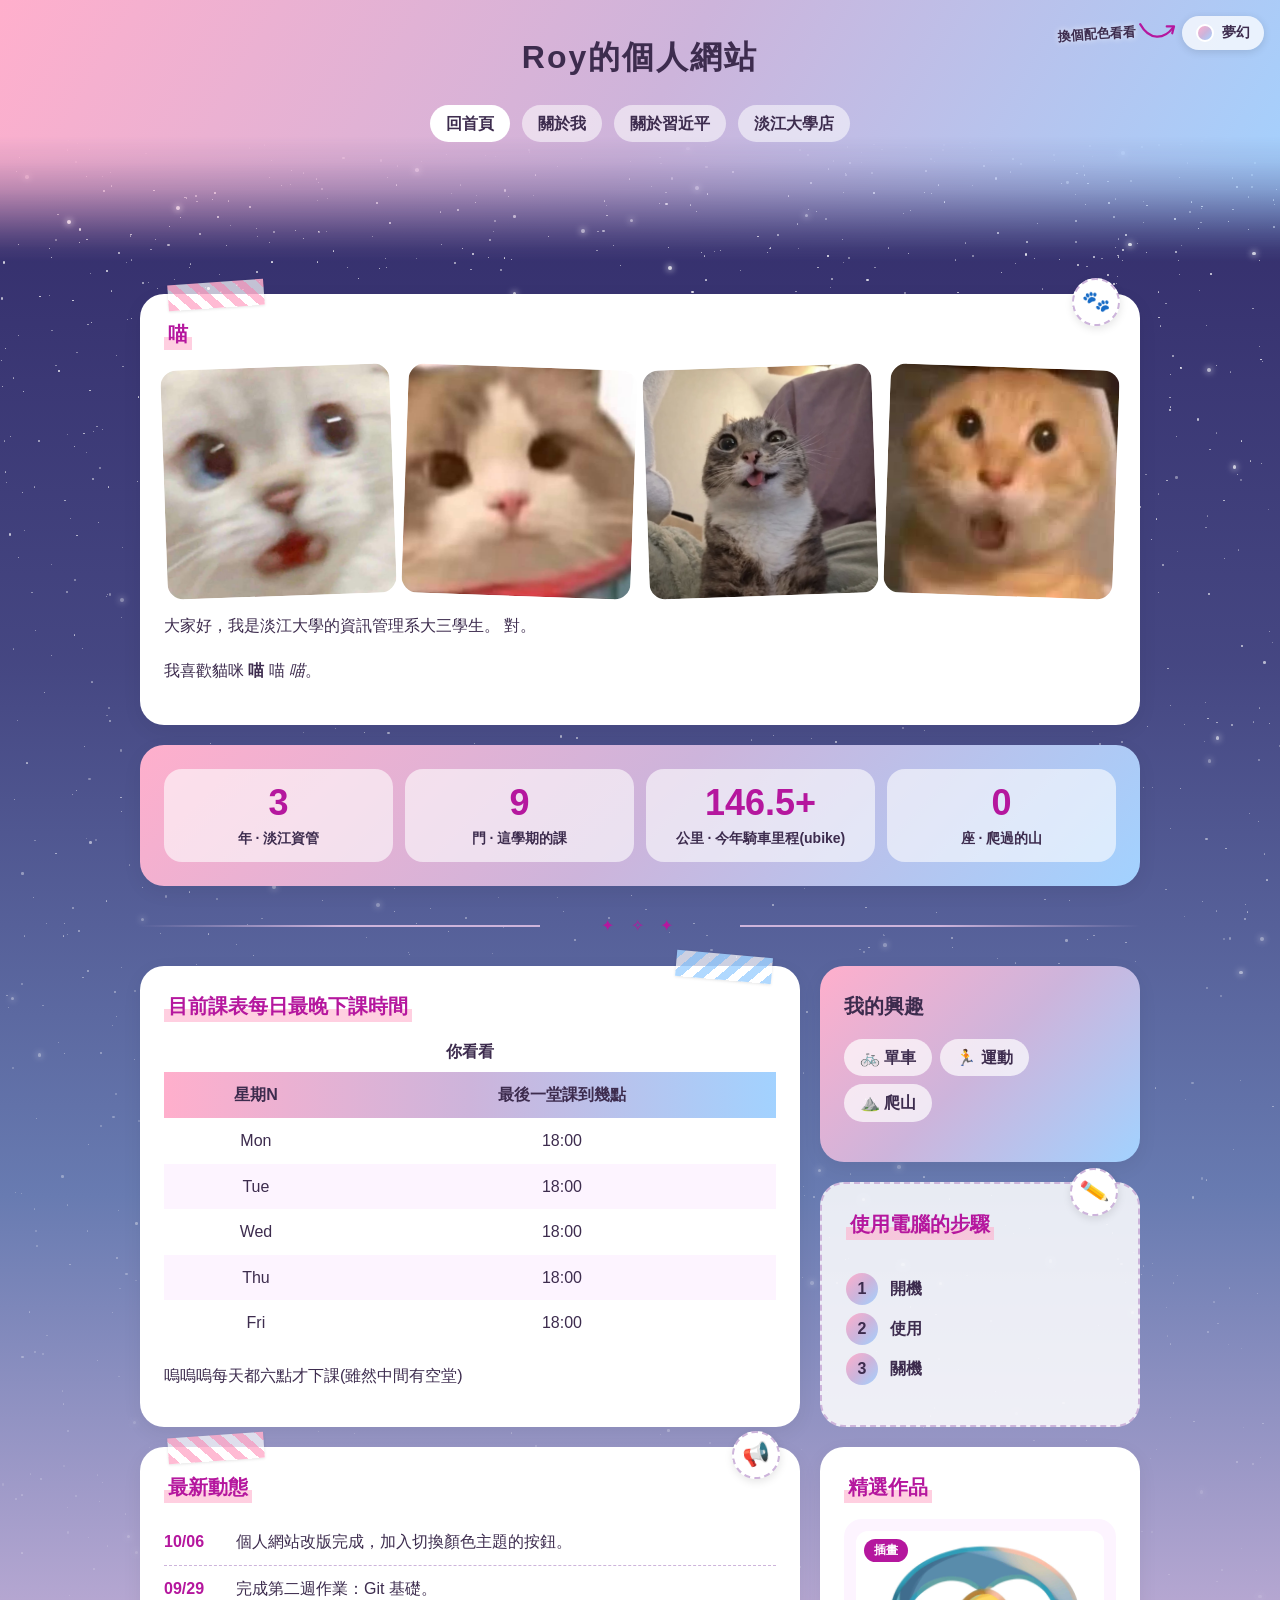
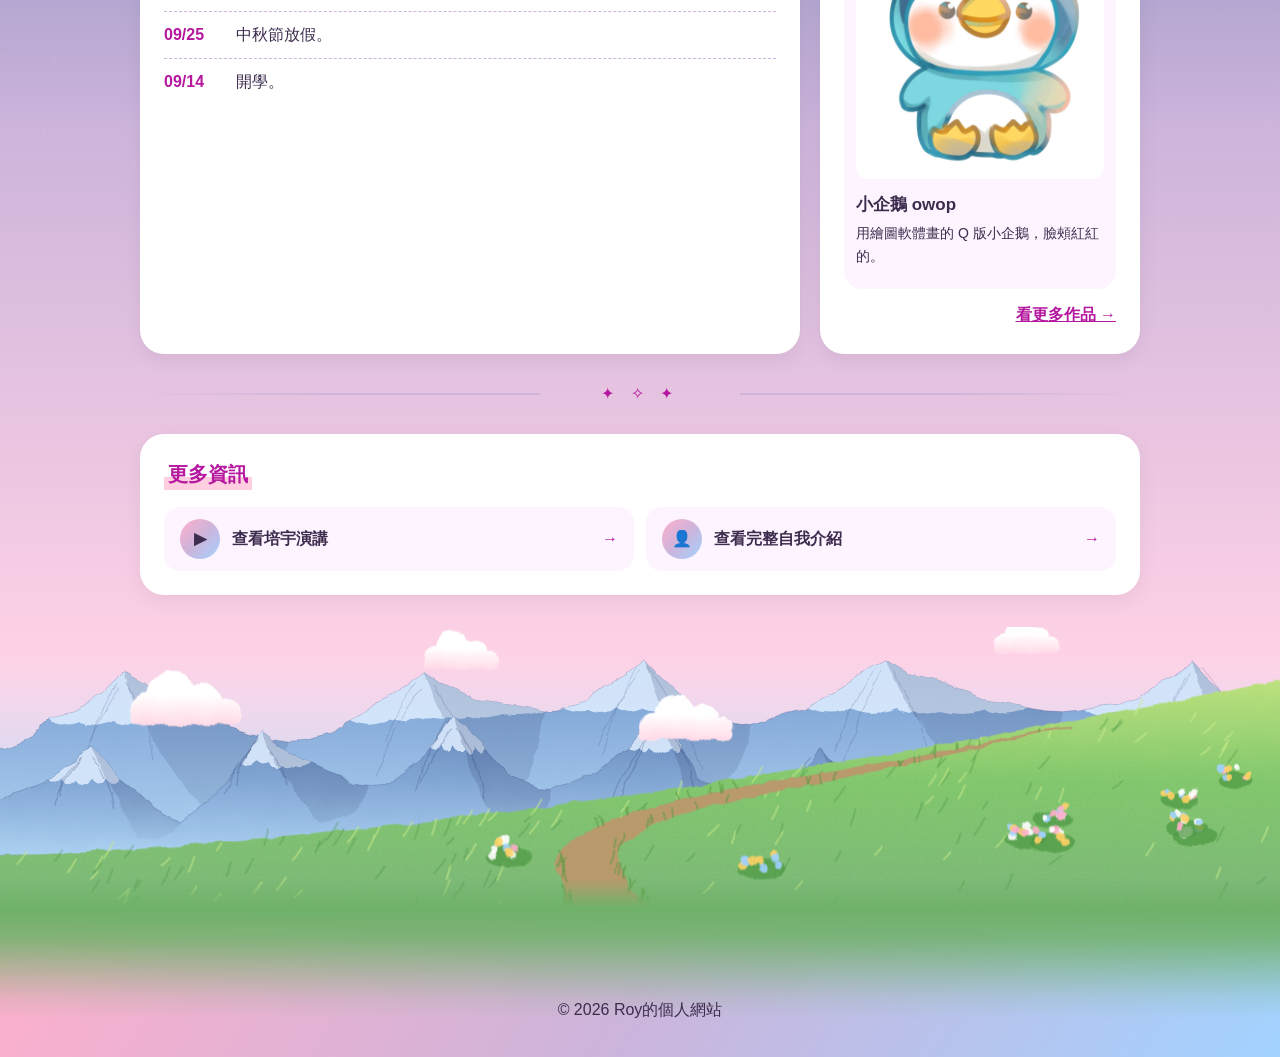
<file: week3/index.html>
<!DOCTYPE html>
<html lang="zh-Hant">

<head>
  <!-- 設定文字編碼，避免中文顯示亂碼 -->
  <meta charset="UTF-8">

  <!-- 讓網頁能適應手機與不同螢幕尺寸 -->
  <meta name="viewport" content="width=device-width, initial-scale=1.0">

  <!-- 設定瀏覽器分頁標題 -->
  <title>Roy的個人網站</title>

  <!-- 網頁圖示（瀏覽器分頁上的小圖） -->
  <link rel="icon" type="image/png" href="images/owop.png">

  <!-- 連結外部 CSS -->
  <link rel="stylesheet" href="style.css">

  <!-- 切換顏色主題的程式 -->
  <script src="theme.js"></script>

  <!-- 背景上方隨機產生的星星 -->
  <script src="stars.js"></script>

  <!-- 頁尾上方的水彩風景：藍天、白雲、高山、草坡、泥土小路、小花叢 -->
  <script src="scenery.js"></script>
</head>

<body>
  <!-- header：網頁的頁首區域 -->
  <header>
    <!-- 右上角：切換顏色主題按鈕，左邊加一段提示和彎彎的箭頭指向按鈕 -->
    <div class="theme-switch">
      <span class="theme-hint">
        換個配色看看
        <svg class="theme-arrow" viewBox="0 0 44 26" aria-hidden="true">
          <path d="M3 5 C 12 24, 28 24, 39 11" />
          <path d="M32 9.5 L40 10 L37.5 17.5" />
        </svg>
      </span>

      <button class="theme-btn" type="button" title="點一下切換網站的顏色風格">
        <span class="theme-dot"></span>
        <span class="theme-name">夢幻</span>
      </button>
    </div>

    <!-- h1：網頁最主要的標題 -->
    <h1>Roy的個人網站</h1>

    <!-- nav：放置網頁導覽連結 -->
    <nav>
      <!-- 連結到目前的首頁 -->
      <a href="index.html" class="active">回首頁</a>

      <!-- 連結到同一個資料夾中的 about.html -->
      <a href="about.html">關於我</a>

      <!-- 連結到外部網站，target="_blank" 代表在新分頁開啟 -->
      <a
        href="https://zh.wikipedia.org/zh-tw/%E4%B9%A0%E8%BF%91%E5%B9%B3"
        target="_blank"
        rel="noreferrer"
      >
        關於習近平
      </a>

      <a
        href="https://maps.app.goo.gl/1JMjVRYTTvXNo24N9"
        target="_blank"
        rel="noreferrer"
      >
        淡江大學店
      </a>
    </nav>
  </header>

  <!-- main：網頁的主要內容，不同大小的卡片拼在一起 -->
  <main>

    <!-- section：照片牆區域 -->
    <section class="box tape span-6" data-sticker="🐾">
      <h2>喵</h2>

      <!-- 照片牆：用相對路徑讀取 week2 資料夾的圖片 -->
      <!-- alt：圖片無法顯示時的替代文字 -->
      <div class="gallery">
        <img src="../week2/IMG_4857.jpg" alt="圖片一">
        <img src="../week2/IMG_7399.jpg" alt="圖片二">
        <img src="../week2/IMG_9430.png" alt="圖片三">
        <img src="../week2/IMG_9432.jpg" alt="圖片四">
      </div>

      <!-- p：建立段落 -->
      <p>
        大家好，我是淡江大學的資訊管理系大三學生。
        對。
      </p>

      <!-- strong：表示重要或需要強調的文字 -->
      <!-- em：表示語氣上的強調文字 -->
      <p>
        我喜歡貓咪
        <strong>喵</strong>
        喵
        <em>喵</em>。
      </p>
    </section>

    <!-- 數字統計（TODO：範例數字，之後換成自己的） -->
    <section class="box fill span-6">
      <div class="stats">
        <div class="stat">
          <strong>3</strong>
          <span>年 · 淡江資管</span>
        </div>

        <div class="stat">
          <strong>9</strong>
          <span>門 · 這學期的課</span>
        </div>

        <div class="stat">
          <strong>146.5+</strong>
          <span>公里 · 今年騎車里程(ubike)</span>
        </div>

        <div class="stat">
          <strong>0</strong>
          <span>座 · 爬過的山</span>
        </div>
      </div>
    </section>

    <!-- 裝飾用分隔線 -->
    <hr class="divider">

    <!-- section：課程表格區域（左邊、佔兩排高） -->
    <section class="box tape right span-4 tall">
      <h2>目前課表每日最晚下課時間</h2>

      <!-- table：建立表格 -->
      <table>
        <!-- caption：設定表格標題 -->
        <caption>你看看</caption>

        <!-- thead：表格的標題區域 -->
        <thead>
          <tr>
            <!-- th：表格標題欄位 -->
            <th scope="col">星期N</th>
            <th scope="col">最後一堂課到幾點</th>
          </tr>
        </thead>

        <!-- tbody：表格的資料內容區域 -->
        <tbody>
          <!-- tr：建立一列表格資料 -->
          <tr>
            <!-- td：一般資料欄位 -->
            <td>Mon</td>
            <td>18:00</td>
          </tr>

          <tr>
            <td>Tue</td>
            <td>18:00</td>
          </tr>

          <tr>
            <td>Wed</td>
            <td>18:00</td>
          </tr>

          <tr>
            <td>Thu</td>
            <td>18:00</td>
          </tr>

          <tr>
            <td>Fri</td>
            <td>18:00</td>
          </tr>
        </tbody>
      </table>

      <p class="note">
        嗚嗚嗚每天都六點才下課(雖然中間有空堂)
      </p>
    </section>

    <!-- section：興趣清單區域（漸層卡片） -->
    <section class="box fill span-2">
      <h2>我的興趣</h2>

      <!-- ul：建立無序清單 -->
      <ul class="pills">
        <!-- li：清單中的一個項目 -->
        <li>🚲 單車</li>
        <li>🏃 運動</li>
        <li>⛰️ 爬山</li>
      </ul>
    </section>

    <!-- section：學習步驟區域（虛線卡片） -->
    <section class="box outline span-2" data-sticker="✏️">
      <h2>使用電腦的步驟</h2>

      <!-- ol：建立有順序的清單 -->
      <ol class="steps">
        <li>開機</li>
        <li>使用</li>
        <li>關機</li>
      </ol>
    </section>

    <!-- 最新動態（TODO：範例文字，之後換成自己的） -->
    <section class="box tape span-4" data-sticker="📢">
      <h2>最新動態</h2>

      <ul class="news">
        <li>
          <time datetime="2026-10-06">10/06</time>
          <span>個人網站改版完成，加入切換顏色主題的按鈕。</span>
        </li>

        <li>
          <time datetime="2026-09-29">09/29</time>
          <span>完成第二週作業：Git 基礎。</span>
        </li>

        <li>
          <time datetime="2026-09-25">09/25</time>
          <span>中秋節放假。</span>
        </li>

        <li>
          <time datetime="2026-09-14">09/14</time>
          <span>開學。</span>
        </li>
      </ul>
    </section>

    <!-- 精選作品（TODO：範例文字，之後換成自己的） -->
    <section class="box span-2">
      <h2>精選作品</h2>

      <article class="project">
        <!-- figure：作品圖片，figcaption 放在圖片角落當小標籤 -->
        <figure class="project-photo">
          <img src="images/owop.JPG" alt="手繪的藍色 Q 版小企鵝插畫">
          <figcaption>插畫</figcaption>
        </figure>
        <h3>小企鵝 owop</h3>
        <p>用繪圖軟體畫的 Q 版小企鵝，臉頰紅紅的。</p>
      </article>

      <p class="more">
        <a href="about.html">看更多作品 →</a>
      </p>
    </section>

    <!-- 裝飾用分隔線 -->
    <hr class="divider">

    <!-- div：一般區塊容器，本身沒有特殊語意 -->
    <div class="box span-6">
      <h2>更多資訊</h2>

      <!-- 連結清單 -->
      <div class="link-list">
        <a href="https://www.youtube.com/watch?v=Kw0YZ3c9xR0" target="_blank" rel="noreferrer">
          <span class="icon">▶</span>
          查看培宇演講
        </a>

        <!-- 插入連結到 about.html -->
        <a href="about.html">
          <span class="icon">👤</span>
          查看完整自我介紹
        </a>
      </div>
    </div>
  </main>

  <!-- footer：網頁的頁尾區域 -->
  <footer>
    <p>© 2026 Roy的個人網站</p>
  </footer>
</body>

</html>
</file>
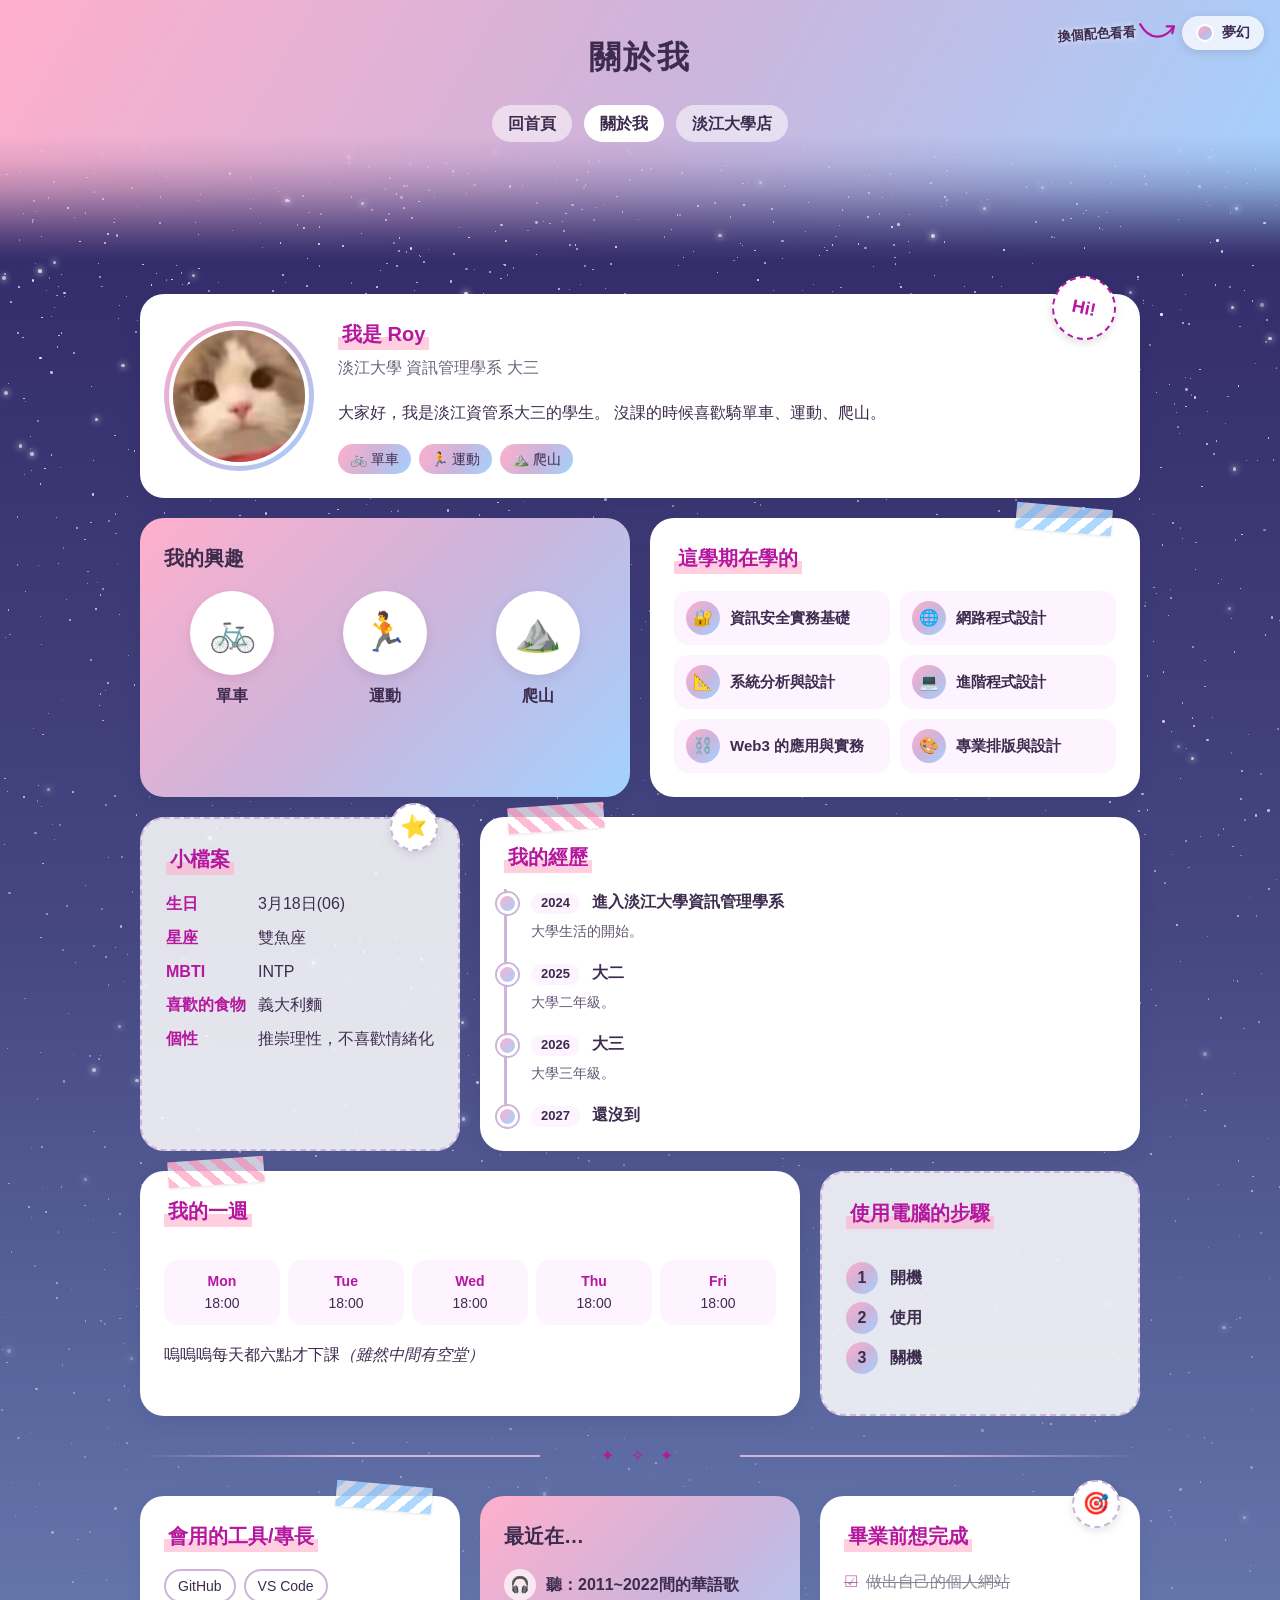
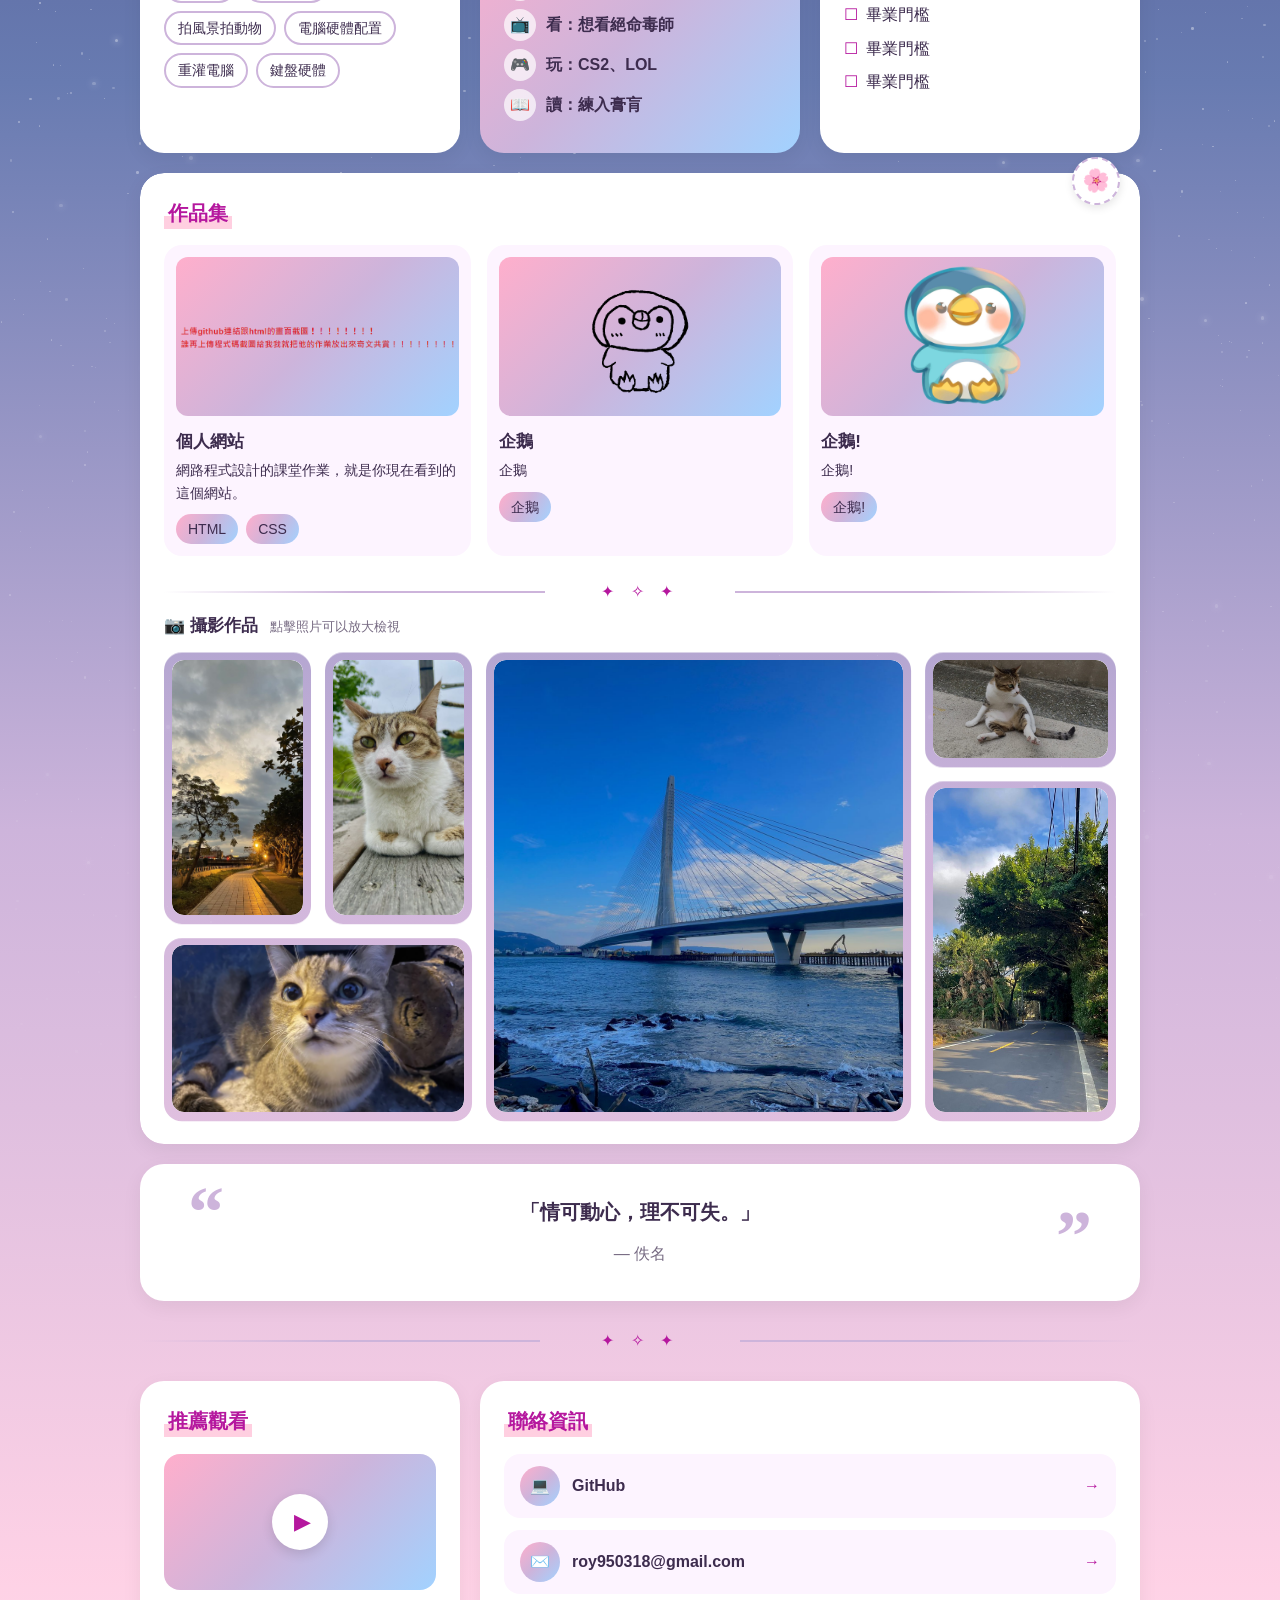
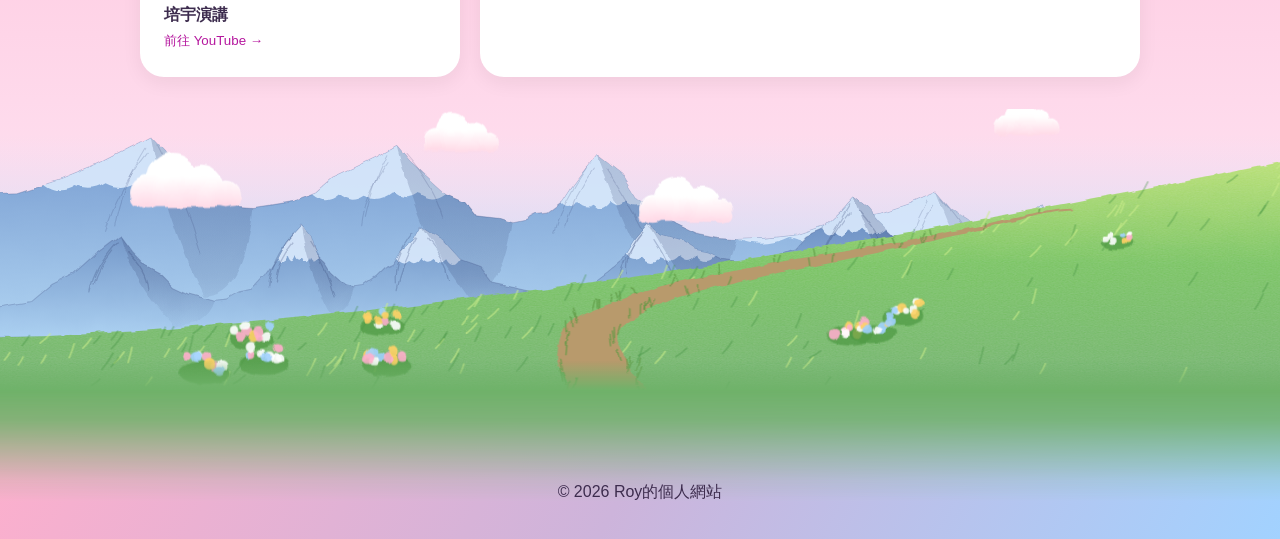
<file: week3/about.html>
<!DOCTYPE html>
<html lang="zh-Hant">

<head>
  <meta charset="UTF-8">
  <meta name="viewport" content="width=device-width, initial-scale=1.0">

  <title>關於我 | Roy的個人網站</title>

  <!-- 網頁圖示（瀏覽器分頁上的小圖） -->
  <link rel="icon" type="image/png" href="images/owop.png">

  <!-- 連結外部 CSS -->
  <link rel="stylesheet" href="style.css">

  <!-- 切換顏色主題的程式 -->
  <script src="theme.js"></script>

  <!-- 背景上方隨機產生的星星 -->
  <script src="stars.js"></script>

  <!-- 頁尾上方的水彩風景：藍天、白雲、高山、草坡、泥土小路、小花叢 -->
  <script src="scenery.js"></script>

  <!-- 作品集的照片：在白色卡片上挖洞，露出背景當相框 -->
  <script src="photo-frames.js"></script>

  <!-- 點擊作品集的照片，跳出小窗放大檢視 -->
  <script src="lightbox.js"></script>
</head>

<body>
  <!-- 網頁頁首 -->
  <header>
    <!-- 右上角：切換顏色主題按鈕，左邊加一段提示和彎彎的箭頭指向按鈕 -->
    <div class="theme-switch">
      <span class="theme-hint">
        換個配色看看
        <svg class="theme-arrow" viewBox="0 0 44 26" aria-hidden="true">
          <path d="M3 5 C 12 24, 28 24, 39 11" />
          <path d="M32 9.5 L40 10 L37.5 17.5" />
        </svg>
      </span>

      <button class="theme-btn" type="button" title="點一下切換網站的顏色風格">
        <span class="theme-dot"></span>
        <span class="theme-name">夢幻</span>
      </button>
    </div>

    <h1>關於我</h1>

    <!-- 網頁導覽列 -->
    <nav>
      <a href="index.html">回首頁</a>
      <a href="about.html" class="active">關於我</a>
      <a
        href="https://maps.app.goo.gl/1JMjVRYTTvXNo24N9"
        target="_blank"
        rel="noreferrer"
      >
        淡江大學店
      </a>
    </nav>
  </header>

  <!-- 網頁主要內容：不同大小的卡片拼在一起 -->
  <main>
    <!-- 個人簡介卡片 -->
    <section class="box profile span-6">
      <!-- 圓形大頭貼，外圈是漸層 -->
      <div class="avatar">
        <img src="images/profile.jpg" alt="Roy的大頭貼">
      </div>

      <div>
        <h2>我是 Roy</h2>
        <p class="subtitle">淡江大學 資訊管理學系 大三</p>

        <p>
          大家好，我是淡江資管系大三的學生。
          沒課的時候喜歡騎單車、運動、爬山。
        </p>

        <!-- 小標籤 -->
        <div class="tags">
          <span class="tag">🚲 單車</span>
          <span class="tag">🏃 運動</span>
          <span class="tag">⛰️ 爬山</span>
        </div>
      </div>
    </section>

    <!-- 興趣：漸層卡片 + 圓形泡泡 -->
    <section class="box fill span-3">
      <h2>我的興趣</h2>

      <div class="bubbles">
        <div class="bubble"><span>🚲</span>單車</div>
        <div class="bubble"><span>🏃</span>運動</div>
        <div class="bubble"><span>⛰️</span>爬山</div>
      </div>
    </section>

    <!-- 這學期的課程 -->
    <section class="box tape right span-3">
      <h2>這學期在學的</h2>

      <ul class="courses">
        <li><span>🔐</span>資訊安全實務基礎</li>
        <li><span>🌐</span>網路程式設計</li>
        <li><span>📐</span>系統分析與設計</li>
        <li><span>💻</span>進階程式設計</li>
        <li><span>⛓️</span>Web3 的應用與實務</li>
        <li><span>🎨</span>專業排版與設計</li>
      </ul>
    </section>

    <!-- 小檔案（TODO：範例文字，之後換成自己的） -->
    <section class="box outline span-2" data-sticker="⭐">
      <h2>小檔案</h2>

      <dl class="facts">
        <dt>生日</dt>
        <dd>3月18日(06)</dd>

        <dt>星座</dt>
        <dd>雙魚座</dd>

        <dt>MBTI</dt>
        <dd>INTP</dd>

        <dt>喜歡的食物</dt>
        <dd>義大利麵</dd>

        <dt>個性</dt>
        <dd>推崇理性，不喜歡情緒化</dd>
      </dl>
    </section>

    <!-- 經歷時間軸（TODO：範例文字，之後換成自己的） -->
    <section class="box tape span-4">
      <h2>我的經歷</h2>

      <ol class="timeline">
        <li>
          <span class="year">2024</span>
          <strong>進入淡江大學資訊管理學系</strong>
          <p>大學生活的開始。</p>
        </li>

        <li>
          <span class="year">2025</span>
          <strong>大二</strong>
          <p>大學二年級。</p>
        </li>

        <li>
          <span class="year">2026</span>
          <strong>大三</strong>
          <p>大學三年級。</p>
        </li>

        <li>
          <span class="year">2027</span>
          <strong>還沒到</strong>
        </li>
      </ol>
    </section>

    <!-- 我的一週：每天最晚下課時間 -->
    <section class="box tape span-4">
      <h2>我的一週</h2>

      <ul class="week">
        <li><span>Mon</span> 18:00</li>
        <li><span>Tue</span> 18:00</li>
        <li><span>Wed</span> 18:00</li>
        <li><span>Thu</span> 18:00</li>
        <li><span>Fri</span> 18:00</li>
      </ul>

      <p class="note">
        嗚嗚嗚每天都六點才下課<em>（雖然中間有空堂）</em>
      </p>
    </section>

    <!-- 使用電腦的步驟：虛線卡片 -->
    <section class="box outline span-2">
      <h2>使用電腦的步驟</h2>

      <ol class="steps">
        <li>開機</li>
        <li>使用</li>
        <li>關機</li>
      </ol>
    </section>

    <!-- 裝飾用分隔線 -->
    <hr class="divider">

    <!-- 會用的工具（TODO：範例文字，之後換成自己的） -->
    <section class="box tape right span-2">
      <h2>會用的工具/專長</h2>

      <ul class="chips">
        <li>GitHub</li>
        <li>VS Code</li>
        <li>拍風景拍動物</li>
        <li>電腦硬體配置</li>
        <li>重灌電腦</li>
        <li>鍵盤硬體</li>
      </ul>
    </section>

    <!-- 最近在…（TODO：範例文字，之後換成自己的） -->
    <section class="box fill span-2">
      <h2>最近在…</h2>

      <ul class="now">
        <li><span>🎧</span>聽：2011~2022間的華語歌</li>
        <li><span>📺</span>看：想看絕命毒師</li>
        <li><span>🎮</span>玩：CS2、LOL</li>
        <li><span>📖</span>讀：練入膏肓</li>
      </ul>
    </section>

    <!-- 目標清單（TODO：範例文字，之後換成自己的） -->
    <section class="box span-2" data-sticker="🎯">
      <h2>畢業前想完成</h2>

      <ul class="checklist">
        <li class="done">做出自己的個人網站</li>
        <li>畢業門檻</li>
        <li>畢業門檻</li>
        <li>畢業門檻</li>
      </ul>
    </section>

    <!-- 作品集 -->
    <section class="box span-6 has-holes" data-sticker="🌸">
      <!-- 卡片的白底單獨一層，photo-frames.js 會在這層挖出照片的洞 -->
      <div class="box-bg" aria-hidden="true"></div>

      <h2>作品集</h2>

      <div class="projects">
        <article class="project">
          <div class="project-cover">
            <img src="images/angry姚博-去背.png" alt="個人網站圖示">
          </div>
          <h3>個人網站</h3>
          <p>網路程式設計的課堂作業，就是你現在看到的這個網站。</p>
          <div class="tags">
            <span class="tag">HTML</span>
            <span class="tag">CSS</span>
          </div>
        </article>

        <article class="project">
          <div class="project-cover">
            <img src="images/owo.png" alt="企鵝">
          </div>
          <h3>企鵝</h3>
          <p>企鵝</p>
          <div class="tags">
            <span class="tag">企鵝</span>
          </div>
        </article>

        <article class="project">
          <div class="project-cover">
            <img src="images/owop.png" alt="企鵝">
          </div>
          <h3>企鵝!</h3>
          <p>企鵝!</p>
          <div class="tags">
            <span class="tag">企鵝!</span>
          </div>
        </article>
      </div>

      <!-- 攝影作品：用手機拍的動物和風景，像七巧板一樣拼成一大塊
           --r 是照片的寬高比（寬 ÷ 高），排版時用它分配寬度，同一排的照片高度剛好一樣，照片幾乎不會被裁切
           photo-col：直的疊在一起；photo-row：橫的並排在一起
           ┌步道┬貓咪┐┌──────┐┌坐著的貓┐
           │    │    ││斜張橋│├────────┤
           ├─小貓────┤│      ││林蔭道路│
           width / height：照片原始尺寸；loading="lazy"：捲到附近才載入圖片 -->
      <!-- 和上面的作品卡片隔開 -->
      <hr class="divider photo-divider">

      <h3 class="photo-title">
        📷 攝影作品
        <small>點擊照片可以放大檢視</small>
      </h3>

      <div class="photo-grid">
        <!-- 左邊：步道和貓咪並排，下面接小貓 -->
        <div class="photo-col" style="--r: 0.689">
          <div class="photo-row" style="--r: 1.125">
            <div class="photo-frame" style="--r: 0.562">
              <figure class="project-photo">
                <img src="images/photos/img_0918.jpg" alt="傍晚雲層下亮著路燈的河濱步道" width="675" height="1200" loading="lazy">
              </figure>
            </div>

            <div class="photo-frame" style="--r: 0.562">
              <figure class="project-photo">
                <img src="images/photos/img_4747.jpg" alt="趴在木頭長椅上的虎斑白貓" width="675" height="1200" loading="lazy">
              </figure>
            </div>
          </div>

          <div class="photo-frame" style="--r: 1.778">
            <figure class="project-photo">
              <img src="images/photos/img_9973.jpg" alt="睜大眼睛看著鏡頭的小虎斑貓" width="1200" height="675" loading="lazy">
            </figure>
          </div>
        </div>

        <!-- 中間：斜張橋 -->
        <div class="photo-frame" style="--r: 0.915">
          <figure class="project-photo">
            <img src="images/photos/img_8891.jpg" alt="藍天下橫跨河口的斜張橋" width="1098" height="1200" loading="lazy">
          </figure>
        </div>

        <!-- 右邊：坐著的貓下面接林蔭道路 -->
        <div class="photo-col side" style="--r: 0.427">
          <div class="photo-frame tile-sit" style="--r: 1.77">
            <figure class="project-photo">
              <img src="images/photos/img_8608.jpg" alt="坐在地上舔毛到一半的虎斑白貓" width="1200" height="678" loading="lazy">
            </figure>
          </div>

          <div class="photo-frame" style="--r: 0.562">
            <figure class="project-photo">
              <img src="images/photos/img_7570.jpg" alt="藍天下被綠樹包圍的彎曲道路" width="675" height="1200" loading="lazy">
            </figure>
          </div>
        </div>
      </div>
    </section>

    <!-- 座右銘（TODO：範例文字，之後換成自己的） -->
    <section class="box quote span-6">
      <blockquote>
        「情可動心，理不可失。」
      </blockquote>
      <p class="quote-by">— 佚名</p>
    </section>

    <!-- 裝飾用分隔線 -->
    <hr class="divider">

    <!-- 推薦觀看：做成影片縮圖的樣子 -->
    <section class="box span-2">
      <h2>推薦觀看</h2>

      <a
        class="video"
        href="https://www.youtube.com/watch?v=Kw0YZ3c9xR0"
        target="_blank"
        rel="noreferrer"
      >
        <div class="thumb"><span>▶</span></div>
        <strong>培宇演講</strong>
        <small>前往 YouTube →</small>
      </a>
    </section>

    <!-- 聯絡資訊 -->
    <section class="box span-4">
      <h2>聯絡資訊</h2>

      <div class="link-list stack">
        <a href="https://github.com/Roy499" target="_blank" rel="noreferrer">
          <span class="icon">💻</span>
          GitHub
        </a>

        <a href="mailto:roy950318@gmail.com">
          <span class="icon">✉️</span>
          roy950318@gmail.com
        </a>
      </div>
    </section>
  </main>

  <!-- 網頁頁尾 -->
  <footer>
    <p>© 2026 Roy的個人網站</p>
  </footer>
</body>

</html>
</file>
<file: week3/style.css>
/* =========================================
   顏色主題（用 CSS 變數管理）
   --c1 / --c2 / --c3：漸層的三個顏色
   --accent：標題、強調色
   --text：主要文字顏色
   --soft：淡淡的底色
   --top：網頁最上方的深色（往下漸層變淺）
   ========================================= */

/* 預設主題：夢幻（粉色 → 紫色 → 淺藍色） */
:root {
  --c1: #ffafcc;
  --c2: #cdb4db;
  --c3: #a2d2ff;
  --accent: #b5179e;
  --text: #3d2c4e;
  --soft: #fdf4ff;
  --top: #2e2463;
}

/* 海洋主題（藍色系） */
[data-theme="ocean"] {
  --c1: #a2d2ff;
  --c2: #74c0fc;
  --c3: #9b8cff;
  --accent: #1c64c8;
  --text: #1d2f4a;
  --soft: #f0f7ff;
  --top: #0f2a5c;
}

/* 清新主題（黃色 → 綠色 → 藍色） */
[data-theme="fresh"] {
  --c1: #fff1a8;
  --c2: #b9f3c4;
  --c3: #9ed8ff;
  --accent: #1a8a8a;
  --text: #1f3a40;
  --soft: #f4fdf9;
  --top: #0f4454;
}

/* =========================================
   基本設定
   ========================================= */

/* 讓元素的寬度計算包含 padding 與 border */
* {
  box-sizing: border-box;
}

/* 草地最下方的綠色、天空的藍色（各混一點主題色） */
:root {
  --grass: color-mix(in srgb, #62b25a 88%, var(--c2));
  --sky: color-mix(in srgb, #5fb4ec 80%, var(--c3));
}

/* 整個網頁：「上深下淺」的漸層底色 */
body {
  position: relative;
  min-height: 100vh;
  margin: 0;
  color: var(--text);
  background:
    linear-gradient(
      180deg,
      var(--top) 0%,
      color-mix(in srgb, var(--top) 80%, var(--c3)) 25%,
      color-mix(in srgb, var(--top) 50%, var(--c3)) 45%,
      var(--c2) 65%,
      color-mix(in srgb, var(--c1) 50%, var(--soft)) 85%,
      var(--soft) 100%
    );
  font-family: Arial, "Microsoft JhengHei", sans-serif;
  line-height: 1.6;
}

h1,
h2,
h3 {
  margin-top: 0;
}

p {
  line-height: 1.8;
}

a {
  color: var(--accent);
}

img {
  max-width: 100%;
  height: auto;
  border-radius: 12px;
}

li {
  margin-bottom: 8px;
}

li::marker {
  color: var(--accent);
}

/* =========================================
   頁首與頁尾
   ========================================= */

/* 頁首與頁尾：使用三色漸層 */
header,
footer {
  position: relative;
  padding: 32px 24px;
  color: var(--text);
  text-align: center;
  background: linear-gradient(120deg, var(--c1), var(--c2), var(--c3));
}

/* 頁尾：上面接著草地的綠色，往下慢慢變成原本的彩色色塊 */
footer {
  isolation: isolate;
  padding: 72px 24px 16px;
  background: var(--grass);
}

footer::before {
  content: "";
  position: absolute;
  inset: 0;
  z-index: -1;
  background: linear-gradient(120deg, var(--c1), var(--c2), var(--c3));
  -webkit-mask-image: linear-gradient(180deg, transparent 0%, rgba(0, 0, 0, 0.15) 20%, rgba(0, 0, 0, 0.5) 40%, rgba(0, 0, 0, 0.85) 60%, black 75%);
  mask-image: linear-gradient(180deg, transparent 0%, rgba(0, 0, 0, 0.15) 20%, rgba(0, 0, 0, 0.5) 40%, rgba(0, 0, 0, 0.85) 60%, black 75%);
}

/* 頁首：彩色漸層往下慢慢變透明，露出後面深色的底色，兩者自然接在一起 */
header {
  isolation: isolate;
  /* 下方多留一段空間，讓漸層在導覽列下面才開始變化 */
  padding-bottom: 120px;
  background: none;
}

header::before {
  content: "";
  position: absolute;
  inset: 0;
  z-index: -1;
  background: linear-gradient(120deg, var(--c1), var(--c2), var(--c3));
  /* 標題和導覽列的範圍保持原色，下面再分好幾段慢慢淡出，過渡比較柔和 */
  -webkit-mask-image: linear-gradient(
    180deg,
    black 0%,
    black 52%,
    rgba(0, 0, 0, 0.9) 62%,
    rgba(0, 0, 0, 0.7) 72%,
    rgba(0, 0, 0, 0.45) 81%,
    rgba(0, 0, 0, 0.22) 89%,
    rgba(0, 0, 0, 0.07) 95%,
    transparent 100%
  );
  mask-image: linear-gradient(
    180deg,
    black 0%,
    black 52%,
    rgba(0, 0, 0, 0.9) 62%,
    rgba(0, 0, 0, 0.7) 72%,
    rgba(0, 0, 0, 0.45) 81%,
    rgba(0, 0, 0, 0.22) 89%,
    rgba(0, 0, 0, 0.07) 95%,
    transparent 100%
  );
}

h1 {
  letter-spacing: 2px;
}

/* 設定導覽列 */
nav {
  display: flex;
  flex-wrap: wrap;
  justify-content: center;
  gap: 12px;
}

/* 導覽列連結做成半透明膠囊按鈕 */
nav a {
  padding: 6px 16px;
  color: var(--text);
  font-weight: bold;
  text-decoration: none;
  background-color: rgba(255, 255, 255, 0.55);
  border-radius: 999px;
  transition: background-color 0.2s, transform 0.2s;
}

/* 滑鼠移到連結上時稍微浮起 */
nav a:hover {
  background-color: rgba(255, 255, 255, 0.9);
  transform: translateY(-2px);
}

/* 目前所在頁面的連結 */
nav a.active {
  background-color: white;
}

/* 右上角切換主題按鈕 */
/* 右上角：提示文字 + 箭頭 + 切換按鈕排成一排 */
.theme-switch {
  position: absolute;
  top: 16px;
  right: 16px;
  display: flex;
  align-items: center;
  gap: 4px;
}

/* 提示文字：手寫感的小字，後面接一個彎彎的箭頭指向按鈕 */
.theme-hint {
  display: flex;
  align-items: center;
  gap: 2px;
  font-size: 13px;
  font-weight: bold;
  color: var(--text);
  text-shadow: 0 0 6px rgba(255, 255, 255, 0.8);
  transform: rotate(-4deg);
}

.theme-arrow {
  width: 40px;
  height: 24px;
  overflow: visible;
  /* 箭頭往按鈕的方向輕輕來回晃動 */
  animation: theme-arrow-nudge 1.4s ease-in-out infinite;
}

.theme-arrow path {
  fill: none;
  stroke: var(--accent);
  stroke-width: 2.4;
  stroke-linecap: round;
  stroke-linejoin: round;
}

@keyframes theme-arrow-nudge {
  50% {
    transform: translateX(4px);
  }
}

/* 使用者設定「減少動態效果」時，箭頭不要晃 */
@media (prefers-reduced-motion: reduce) {
  .theme-arrow {
    animation: none;
  }
}

/* 手機畫面比較窄，提示文字和箭頭都縮小一點 */
@media (max-width: 600px) {
  .theme-hint {
    font-size: 12px;
  }

  .theme-arrow {
    width: 30px;
    height: 18px;
  }
}

.theme-btn {
  display: flex;
  align-items: center;
  gap: 8px;
  padding: 8px 14px;
  color: var(--text);
  font-size: 14px;
  font-weight: bold;
  font-family: inherit;
  background-color: rgba(255, 255, 255, 0.75);
  border: none;
  border-radius: 999px;
  box-shadow: 0 2px 8px rgba(0, 0, 0, 0.12);
  cursor: pointer;
  transition: transform 0.2s;
}

.theme-btn:hover {
  transform: scale(1.05);
}

/* 按鈕裡的小圓點，顯示目前主題的漸層 */
.theme-dot {
  width: 18px;
  height: 18px;
  background: linear-gradient(135deg, var(--c1), var(--c2), var(--c3));
  border: 2px solid white;
  border-radius: 50%;
}

/* =========================================
   主要內容：不同大小的卡片拼成格子（Bento 排版）
   ========================================= */
main {
  display: grid;
  grid-template-columns: repeat(6, minmax(0, 1fr));
  gap: 20px;
  /* 1000px 內容 + 左右各 24px 內距，和上方導覽列對齊 */
  max-width: 1048px;
  margin: 0 auto;
  padding: 32px 24px 8px;
}

/* 每張卡片佔幾欄 */
.span-2 {
  grid-column: span 2;
}

.span-3 {
  grid-column: span 3;
}

.span-4 {
  grid-column: span 4;
}

.span-6 {
  grid-column: span 6;
}

/* 往下佔兩排 */
.tall {
  grid-row: span 2;
}

/* 卡片基本樣式：白色、大圓角 */
.box {
  position: relative;
  padding: 24px;
  background-color: white;
  border-radius: 24px;
  box-shadow: 0 6px 20px rgba(0, 0, 0, 0.06);
}

.box h2 {
  font-size: 20px;
  color: var(--accent);
}

/* 卡片變化 1：整張填滿漸層 */
.box.fill {
  background: linear-gradient(135deg, var(--c1), var(--c2), var(--c3));
}

.box.fill h2 {
  color: var(--text);
}

/* 卡片變化 2：透明底 + 虛線外框 */
.box.outline {
  background-color: rgba(255, 255, 255, 0.85);
  border: 2px dashed var(--c2);
  box-shadow: none;
}

/* 貼紙風格：卡片上方貼一段紙膠帶 */
.tape::before {
  content: "";
  position: absolute;
  top: -12px;
  left: 28px;
  width: 96px;
  height: 26px;
  background: repeating-linear-gradient(
    45deg,
    color-mix(in srgb, var(--c1) 85%, transparent) 0 8px,
    color-mix(in srgb, white 70%, transparent) 8px 16px
  );
  box-shadow: 0 1px 3px rgba(0, 0, 0, 0.1);
  transform: rotate(-4deg);
}

/* 另一款膠帶：貼在右邊、換顏色 */
.tape.right::before {
  right: 28px;
  left: auto;
  background: repeating-linear-gradient(
    -45deg,
    color-mix(in srgb, var(--c3) 85%, transparent) 0 8px,
    color-mix(in srgb, white 70%, transparent) 8px 16px
  );
  transform: rotate(5deg);
}

/* 分隔線花邊：兩側漸層細線，中間三顆星星 */
.divider {
  position: relative;
  grid-column: 1 / -1;
  width: 100%;
  height: 24px;
  margin: 8px 0;
  border: none;
  background: linear-gradient(90deg, transparent, var(--c2) 20%, var(--c2) 40%, transparent 40%, transparent 60%, var(--c2) 60%, var(--c2) 80%, transparent) center / 100% 2px no-repeat;
}

.divider::after {
  content: "✦ ✧ ✦";
  position: absolute;
  top: 50%;
  left: 50%;
  color: var(--accent);
  font-size: 16px;
  letter-spacing: 6px;
  white-space: nowrap;
  transform: translate(-50%, -50%);
}

/* =========================================
   首頁
   ========================================= */

/* 照片牆 */
.gallery {
  display: grid;
  grid-template-columns: repeat(4, 1fr);
  gap: 12px;
  margin-bottom: 16px;
}

.gallery img {
  width: 100%;
  aspect-ratio: 1 / 1;
  object-fit: cover;
  border-radius: 16px;
}

/* 每張照片微微歪一點，像拍立得 */
.gallery img:nth-child(odd) {
  transform: rotate(-2deg);
}

.gallery img:nth-child(even) {
  transform: rotate(2deg);
}

/* 膠囊樣式的清單 */
.pills {
  display: flex;
  flex-wrap: wrap;
  gap: 8px;
  padding: 0;
  list-style: none;
}

.pills li {
  margin: 0;
  padding: 6px 16px;
  font-weight: bold;
  background-color: rgba(255, 255, 255, 0.7);
  border-radius: 999px;
}

/* 表格 */
table {
  width: 100%;
  border-collapse: collapse;
  overflow: hidden;
  border-radius: 12px;
}

caption {
  margin-bottom: 8px;
  font-weight: bold;
}

/* 漸層加在整列上，才不會每一格各自重新漸層 */
thead tr {
  background: linear-gradient(90deg, var(--c1), var(--c2), var(--c3));
}

th,
td {
  padding: 10px;
  text-align: center;
}

tbody tr:nth-child(even) {
  background-color: var(--soft);
}

/* =========================================
   About 頁面
   ========================================= */

/* 個人簡介卡片 */
.profile {
  display: flex;
  align-items: center;
  gap: 24px;
}

.avatar {
  flex-shrink: 0;
  width: 150px;
  height: 150px;
  padding: 5px;
  background: linear-gradient(135deg, var(--c1), var(--c2), var(--c3));
  border-radius: 50%;
}

.avatar img {
  width: 100%;
  height: 100%;
  object-fit: cover;
  /* 貓臉在原圖偏左，裁切時往左取景，讓臉在圓框中置中 */
  object-position: 25% center;
  border: 4px solid white;
  border-radius: 50%;
}

.profile h2 {
  margin-bottom: 4px;
}

.subtitle {
  margin: 0 0 12px;
  opacity: 0.75;
}

/* 個人簡介卡片右上角的圓形「Hi!」貼紙 */
.profile::after {
  content: "Hi!";
  position: absolute;
  top: -18px;
  right: 24px;
  display: grid;
  place-items: center;
  width: 60px;
  height: 60px;
  color: var(--accent);
  font-size: 18px;
  font-weight: bold;
  background-color: white;
  border: 2px dashed var(--accent);
  border-radius: 50%;
  box-shadow: 0 3px 8px rgba(0, 0, 0, 0.12);
  transform: rotate(12deg);
}

/* 標籤 */
.tags {
  display: flex;
  flex-wrap: wrap;
  gap: 8px;
}

.tag {
  padding: 4px 12px;
  font-size: 14px;
  background: linear-gradient(120deg, var(--c1), var(--c2), var(--c3));
  border-radius: 999px;
}

/* 興趣：圓形泡泡 */
.bubbles {
  display: flex;
  flex-wrap: wrap;
  justify-content: space-around;
  gap: 16px;
}

.bubble {
  text-align: center;
  font-weight: bold;
}

.bubble span {
  display: grid;
  place-items: center;
  width: 84px;
  height: 84px;
  margin-bottom: 8px;
  font-size: 38px;
  background-color: white;
  border-radius: 50%;
  box-shadow: 0 4px 12px rgba(0, 0, 0, 0.08);
}

/* 我的一週：每天一個小格子 */
.week {
  display: grid;
  grid-template-columns: repeat(5, 1fr);
  gap: 8px;
  padding: 0;
  list-style: none;
}

.week li {
  margin: 0;
  padding: 10px 4px;
  font-size: 14px;
  text-align: center;
  background-color: var(--soft);
  border-radius: 14px;
}

.week span {
  display: block;
  font-weight: bold;
  color: var(--accent);
}

.note {
  margin-bottom: 0;
}

/* 使用電腦的步驟：圓形數字往下排 */
.steps {
  padding: 0;
  list-style: none;
  counter-reset: step;
}

.steps li {
  display: flex;
  align-items: center;
  gap: 12px;
  font-weight: bold;
  counter-increment: step;
}

.steps li::before {
  content: counter(step);
  display: grid;
  place-items: center;
  width: 32px;
  height: 32px;
  background: linear-gradient(135deg, var(--c1), var(--c2), var(--c3));
  border-radius: 50%;
}

/* 這學期的課程：兩欄小方塊 */
.courses {
  display: grid;
  grid-template-columns: repeat(2, minmax(0, 1fr));
  gap: 10px;
  margin: 0;
  padding: 0;
  list-style: none;
}

.courses li {
  display: flex;
  align-items: center;
  gap: 10px;
  margin: 0;
  padding: 10px 12px;
  font-size: 15px;
  font-weight: bold;
  background-color: var(--soft);
  border-radius: 14px;
}

/* 課程前面的圓形圖示 */
.courses span {
  display: grid;
  flex-shrink: 0;
  place-items: center;
  width: 34px;
  height: 34px;
  font-size: 16px;
  background: linear-gradient(135deg, var(--c1), var(--c2), var(--c3));
  border-radius: 50%;
}

/* 推薦觀看：做成影片縮圖的樣子 */
.video {
  display: block;
  color: var(--text);
  text-decoration: none;
}

.thumb {
  display: grid;
  place-items: center;
  aspect-ratio: 16 / 8;
  margin-bottom: 12px;
  background: linear-gradient(135deg, var(--c1), var(--c2), var(--c3));
  border-radius: 16px;
}

/* 縮圖中間的白色播放鍵 */
.thumb span {
  display: grid;
  place-items: center;
  width: 56px;
  height: 56px;
  padding-left: 4px;
  color: var(--accent);
  font-size: 22px;
  background-color: white;
  border-radius: 50%;
  box-shadow: 0 4px 12px rgba(0, 0, 0, 0.12);
}

.video strong {
  display: block;
}

.video small {
  color: var(--accent);
}

.video:hover .thumb span {
  transform: scale(1.1);
}

/* 連結清單：每個連結是一列，左邊圓形圖示、右邊箭頭 */
.link-list {
  display: grid;
  grid-template-columns: repeat(auto-fit, minmax(240px, 1fr));
  gap: 12px;
}

.link-list a {
  display: flex;
  align-items: center;
  gap: 12px;
  padding: 12px 16px;
  color: var(--text);
  font-weight: bold;
  text-decoration: none;
  background-color: var(--soft);
  border-radius: 16px;
}

.link-list a:hover {
  background-color: color-mix(in srgb, var(--c2) 30%, white);
}

/* 一個連結一列，不分欄 */
.link-list.stack {
  grid-template-columns: 1fr;
}

/* 左邊的圓形圖示 */
.link-list .icon {
  display: grid;
  flex-shrink: 0;
  place-items: center;
  width: 40px;
  height: 40px;
  background: linear-gradient(135deg, var(--c1), var(--c2), var(--c3));
  border-radius: 50%;
}

/* 右邊的箭頭，推到最右側 */
.link-list a::after {
  content: "→";
  margin-left: auto;
  color: var(--accent);
}

/* =========================================
   平板：卡片改成兩欄
   ========================================= */
@media (max-width: 800px) {
  main > .span-2,
  main > .span-3,
  main > .span-4 {
    grid-column: span 3;
  }

  .tall {
    grid-row: auto;
  }
}

/* =========================================
   手機：全部改成一欄
   ========================================= */
@media (max-width: 600px) {
  header {
    padding: 64px 16px 100px;
  }

  footer {
    padding: 56px 16px 16px;
  }

  .profile {
    flex-direction: column;
    text-align: center;
  }

  .tags {
    justify-content: center;
  }

  main {
    grid-template-columns: minmax(0, 1fr);
    padding: 24px 16px 8px;
  }

  main > * {
    grid-column: 1 / -1 !important;
  }

  .box {
    padding: 20px;
  }

  .gallery {
    grid-template-columns: repeat(2, 1fr);
  }

  .courses {
    grid-template-columns: minmax(0, 1fr);
  }

  .week {
    gap: 4px;
  }

  .week li {
    font-size: 12px;
  }
}

/* =========================================
   新增欄位
   ========================================= */

/* 小檔案：左邊項目、右邊內容 */
.facts {
  display: grid;
  grid-template-columns: auto 1fr;
  gap: 8px 12px;
  margin: 0;
}

.facts dt {
  color: var(--accent);
  font-weight: bold;
}

.facts dd {
  margin: 0;
}

/* 經歷時間軸：左邊一條線，每個項目一顆圓點 */
.timeline {
  margin: 0;
  padding: 0 0 0 24px;
  list-style: none;
  border-left: 3px solid var(--c2);
}

.timeline li {
  position: relative;
  margin-bottom: 16px;
}

.timeline li:last-child {
  margin-bottom: 0;
}

.timeline li::before {
  content: "";
  position: absolute;
  top: 4px;
  left: -34px;
  width: 15px;
  height: 15px;
  background: linear-gradient(135deg, var(--c1), var(--c3));
  border: 3px solid white;
  border-radius: 50%;
  box-shadow: 0 0 0 2px var(--c2);
}

.timeline .year {
  display: inline-block;
  margin-right: 8px;
  padding: 0 10px;
  font-size: 13px;
  font-weight: bold;
  background-color: var(--soft);
  border-radius: 999px;
}

.timeline p {
  margin: 4px 0 0;
  font-size: 14px;
  opacity: 0.8;
}

/* 作品集：三張小卡 */
.projects {
  display: grid;
  grid-template-columns: repeat(auto-fit, minmax(220px, 1fr));
  gap: 16px;
}

.project {
  padding: 12px;
  background-color: var(--soft);
  border-radius: 18px;
}

.project-cover {
  display: grid;
  place-items: center;
  aspect-ratio: 16 / 9;
  margin-bottom: 12px;
  font-size: 40px;
  background: linear-gradient(135deg, var(--c1), var(--c2), var(--c3));
  border-radius: 12px;
}

/* 封面放圖片時，完整顯示整張圖，不裁切；
   用絕對定位讓圖片不會把 16:9 的封面撐高 */
.project-cover {
  position: relative;
}

.project-cover img {
  position: absolute;
  inset: 0;
  width: 100%;
  height: 100%;
  object-fit: contain;
  border-radius: 12px;
}

/* 作品圖片：正方形、圓角，滑過時微微放大 */
.project-photo {
  position: relative;
  margin: 0 0 12px;
  overflow: hidden;
  background-color: white;
  border-radius: 12px;
}

.project-photo img {
  display: block;
  width: 100%;
  aspect-ratio: 1 / 1;
  object-fit: cover;
  transition: transform 0.3s ease;
}

.project:hover .project-photo img {
  transform: scale(1.05) rotate(-2deg);
}

/* 攝影作品：像七巧板一樣，大小不同的照片拼成一整塊，照片幾乎不裁切
   每個區塊都有 --r（寬 ÷ 高），在橫排裡用 flex-grow: var(--r) 分配寬度：
   寬度跟寬高比成正比 → 同一排每張照片算出來的高度剛好一樣
   photo-row：裡面的東西橫著排；photo-col：裡面的東西直著疊 */
/* 卡片裡的分隔線：上下多留一點空間，和上面的作品卡片隔開 */
.photo-divider {
  margin: 24px 0 8px;
}

.photo-title {
  margin: 0 0 12px;
  font-size: 17px;
}

/* 標題後面的小字說明 */
.photo-title small {
  margin-left: 8px;
  font-size: 13px;
  font-weight: normal;
  opacity: 0.7;
}

.photo-grid,
.photo-row {
  display: flex;
  gap: 14px;
}

.photo-col {
  display: flex;
  flex-direction: column;
  gap: 14px;
}

/* 橫排裡的每一塊：依寬高比分配寬度 */
.photo-grid > *,
.photo-row > * {
  flex: var(--r) 1 0;
  min-width: 0;
}

/* 直疊裡的每一塊：間距讓整疊比旁邊稍微矮一點，多出來的高度平均分給每一塊，底部才會對齊 */
.photo-col > * {
  flex-grow: 1;
}

/* 相框：照片外面一圈 8px 的空間，這一圈會被 photo-frames.js 挖空，露出網頁背景 */
.photo-frame {
  aspect-ratio: var(--r);
  padding: 8px;
  border-radius: 18px;
}

.photo-frame .project-photo {
  height: 100%;
  margin: 0;
}

.photo-frame .project-photo img {
  /* 取消正方形，改成填滿相框；比例本來就接近，只會裁掉幾個像素 */
  height: 100%;
  aspect-ratio: auto;
  object-fit: cover;
}

.photo-frame .project-photo:hover img {
  transform: scale(1.05) rotate(-2deg);
}

/* 手機：左邊那組（步道、貓咪、小貓）獨佔第一排，
   斜張橋和右邊那一疊（坐著的貓 + 林蔭道路）一起擠到第二排 */
@media (max-width: 600px) {
  .photo-grid {
    flex-wrap: wrap;
  }

  .photo-grid > .photo-col:first-child {
    flex-basis: 100%;
  }

  .photo-grid,
  .photo-row,
  .photo-col {
    gap: 10px;
  }

  .photo-frame {
    padding: 6px;
    border-radius: 14px;
  }
}

/* 挖洞的卡片：卡片本身透明，白底交給裡面的 .box-bg 畫，程式只在 .box-bg 上挖洞
   （直接在卡片上挖的話，角落的圓形貼紙也會被遮罩切掉） */
.box.has-holes {
  isolation: isolate;
  background: transparent;
}

.box-bg {
  position: absolute;
  inset: 0;
  z-index: -1;
  background-color: white;
  border-radius: inherit;
}

/* =========================================
   照片放大檢視的小窗（由 lightbox.js 產生）
   ========================================= */

/* 照片上的游標變成放大鏡，提示可以點 */
.photo-grid img {
  cursor: zoom-in;
}

.photo-grid img:focus-visible {
  outline: 3px solid var(--accent);
  outline-offset: -3px;
}

/* 小窗打開時，後面的網頁不能捲動 */
html:has(.lightbox[open]) {
  overflow: hidden;
}

.lightbox {
  max-width: none;
  max-height: none;
  padding: 0;
  overflow: visible;
  background: none;
  border: none;
}

/* 小窗後面的半透明暗色背景，稍微模糊 */
.lightbox::backdrop {
  background-color: rgba(20, 16, 40, 0.75);
  backdrop-filter: blur(4px);
}

.lightbox[open] {
  display: flex;
  align-items: center;
  gap: 16px;
  animation: lightbox-in 0.25s ease;
}

@keyframes lightbox-in {
  from {
    opacity: 0;
    transform: scale(0.95);
  }
}

.lightbox figure {
  margin: 0;
  padding: 10px 10px 0;
  background-color: white;
  border-radius: 20px;
  box-shadow: 0 12px 40px rgba(0, 0, 0, 0.35);
}

/* 照片保持原始比例，最大不超過畫面的 80% */
.lightbox img {
  display: block;
  max-width: min(80vw, 1000px);
  max-height: 78vh;
  border-radius: 12px;
}

.lightbox figcaption {
  padding: 10px 4px 12px;
  font-size: 14px;
  color: var(--text);
  text-align: center;
}

/* 關閉、上一張、下一張按鈕：白色圓形 */
.lightbox button {
  display: grid;
  flex-shrink: 0;
  place-items: center;
  width: 44px;
  height: 44px;
  padding: 0;
  font-size: 26px;
  line-height: 1;
  color: var(--accent);
  cursor: pointer;
  background-color: white;
  border: none;
  border-radius: 50%;
  box-shadow: 0 4px 12px rgba(0, 0, 0, 0.25);
  transition: transform 0.2s ease;
}

.lightbox button:hover {
  transform: scale(1.1);
}

/* 小窗打開時焦點會自動落在關閉鈕上，外框改成主題色，不要預設的黑框 */
.lightbox button:focus-visible {
  outline: 3px solid var(--c2);
  outline-offset: 2px;
}

.lightbox .lightbox-close {
  position: absolute;
  top: -14px;
  right: 46px;
  z-index: 1;
  font-size: 18px;
}

/* 手機：左右按鈕移到照片下方兩側，照片可以放比較大 */
@media (max-width: 600px) {
  .lightbox[open] {
    /* 固定寬度，不然小窗會把左右按鈕也算進同一排，變得比螢幕還寬 */
    width: 94vw;
    flex-wrap: wrap;
    justify-content: center;
  }

  .lightbox figure {
    order: -1;
    flex-basis: 100%;
  }

  .lightbox img {
    max-width: 88vw;
    max-height: 70vh;
    margin: 0 auto;
  }

  .lightbox .lightbox-close {
    right: -8px;
  }
}

/* 圖片左上角的小標籤 */
.project-photo figcaption {
  position: absolute;
  top: 8px;
  left: 8px;
  padding: 2px 10px;
  font-size: 12px;
  font-weight: bold;
  color: white;
  background-color: var(--accent);
  border-radius: 999px;
}

.project h3 {
  margin-bottom: 4px;
  font-size: 17px;
}

.project p {
  margin: 0 0 10px;
  font-size: 14px;
  line-height: 1.6;
}

/* 工具：外框膠囊 */
.chips {
  display: flex;
  flex-wrap: wrap;
  gap: 8px;
  margin: 0;
  padding: 0;
  list-style: none;
}

.chips li {
  margin: 0;
  padding: 4px 12px;
  font-size: 14px;
  border: 2px solid var(--c2);
  border-radius: 999px;
}

/* 最近在… */
.now {
  margin: 0;
  padding: 0;
  list-style: none;
}

.now li {
  display: flex;
  align-items: center;
  gap: 10px;
  font-weight: bold;
}

.now span {
  display: grid;
  place-items: center;
  width: 32px;
  height: 32px;
  background-color: rgba(255, 255, 255, 0.7);
  border-radius: 50%;
}

/* 目標清單：前面是勾選框 */
.checklist {
  margin: 0;
  padding: 0;
  list-style: none;
}

.checklist li::before {
  content: "☐";
  margin-right: 8px;
  color: var(--accent);
}

.checklist li.done {
  text-decoration: line-through;
  opacity: 0.6;
}

.checklist li.done::before {
  content: "☑";
}

/* 座右銘：大大的引號 */
.quote {
  padding: 32px 56px;
  text-align: center;
}

.quote blockquote {
  position: relative;
  margin: 0;
  font-size: 20px;
  font-weight: bold;
}

.quote blockquote::before,
.quote blockquote::after {
  position: absolute;
  font-family: Georgia, serif;
  font-size: 72px;
  line-height: 1;
  color: var(--c2);
}

.quote blockquote::before {
  content: "\201C";
  top: -20px;
  left: -8px;
}

.quote blockquote::after {
  content: "\201D";
  right: -8px;
  bottom: -44px;
}

.quote-by {
  margin: 12px 0 0;
  opacity: 0.7;
}

/* =========================================
   更多裝飾
   ========================================= */

/* 白色卡片的標題下面加一道螢光筆畫線 */
.box:not(.fill) h2 {
  display: inline-block;
  padding: 0 4px;
  background: linear-gradient(transparent 60%, color-mix(in srgb, var(--c1) 60%, transparent) 60%);
}

/* 卡片角落的圓形 emoji 貼紙：在 HTML 寫 data-sticker="⭐" 就會出現 */
.box[data-sticker]::after {
  content: attr(data-sticker);
  position: absolute;
  top: -16px;
  right: 20px;
  display: grid;
  place-items: center;
  width: 44px;
  height: 44px;
  font-size: 22px;
  background-color: white;
  border: 2px dashed var(--c2);
  border-radius: 50%;
  box-shadow: 0 3px 8px rgba(0, 0, 0, 0.1);
  transform: rotate(-10deg);
}

/* 手機上座右銘的內距縮小 */
@media (max-width: 600px) {
  .quote {
    padding: 28px 36px;
  }
}

/* =========================================
   首頁新增欄位
   ========================================= */

/* 數字統計：四格大數字 */
.stats {
  display: grid;
  grid-template-columns: repeat(4, minmax(0, 1fr));
  gap: 12px;
  text-align: center;
}

.stat {
  padding: 12px 8px;
  background-color: rgba(255, 255, 255, 0.6);
  border-radius: 18px;
}

.stat strong {
  display: block;
  font-size: 36px;
  line-height: 1.2;
  color: var(--accent);
}

.stat span {
  font-size: 14px;
  font-weight: bold;
}

/* 最新動態：左邊日期、右邊內容，中間虛線隔開 */
.news {
  margin: 0;
  padding: 0;
  list-style: none;
}

.news li {
  display: flex;
  gap: 16px;
  margin: 0;
  padding: 10px 0;
  border-bottom: 1px dashed var(--c2);
}

.news li:last-child {
  border-bottom: none;
}

.news time {
  flex-shrink: 0;
  min-width: 56px;
  font-weight: bold;
  color: var(--accent);
}

/* 精選作品下方的「看更多」連結 */
.more {
  margin: 12px 0 0;
  text-align: right;
  font-weight: bold;
}

/* 手機上數字統計改成兩欄 */
@media (max-width: 600px) {
  .stats {
    grid-template-columns: repeat(2, minmax(0, 1fr));
  }
}

/* =========================================
   背景星星（由 stars.js 隨機產生，只放在上方深色的部分）
   ========================================= */
.stars {
  position: absolute;
  top: 0;
  left: 0;
  z-index: -1;
  width: 100%;
  overflow: hidden;
  pointer-events: none;
}

.star {
  position: absolute;
  background-color: white;
  border-radius: 50%;
}

/* 比較大的星星：外面加一圈光暈 */
.star.big {
  box-shadow: 0 0 6px 1px rgba(255, 255, 255, 0.8);
}

/* 流星：一條尾巴漸漸變淡的細線，右邊是發亮的頭 */
.meteor {
  position: absolute;
  height: 2px;
  border-radius: 999px;
  background: linear-gradient(90deg, transparent, rgba(255, 255, 255, 0.9));
  opacity: 0;
  transform-origin: right center;
  animation: meteor 10s linear infinite;
}

.meteor::after {
  content: "";
  position: absolute;
  top: 50%;
  right: -2px;
  width: 4px;
  height: 4px;
  border-radius: 50%;
  background-color: white;
  box-shadow: 0 0 8px 2px rgba(255, 255, 255, 0.9);
  transform: translateY(-50%);
}

/* 往右下方劃過，大部分時間是隱藏的（等待下一次出現） */
@keyframes meteor {
  0% {
    opacity: 0;
    transform: rotate(30deg) translateX(0);
  }
  1% {
    opacity: 1;
  }
  8% {
    opacity: 0;
    transform: rotate(30deg) translateX(420px);
  }
  100% {
    opacity: 0;
    transform: rotate(30deg) translateX(420px);
  }
}

/* 使用者設定「減少動態效果」時就不顯示流星 */
@media (prefers-reduced-motion: reduce) {
  .meteor {
    display: none;
  }
}

/* =========================================
   頁尾上方的風景（由 scenery.js 產生）
   ========================================= */
.scenery {
  margin-top: 24px;
  line-height: 0;
}

/* 高度跟著寬度等比例變大（22vw ≈ 寬:高 = 4.5:1），寬螢幕上方的山頂和天空才不會被裁掉
   手機上至少 180px 高，這時只會裁掉左右兩邊 */
.scenery svg {
  display: block;
  width: 100%;
  height: max(180px, 22vw);
}

/* 天空：透明（接網頁底色）→ 混了網頁底色的淡藍 → 地平線附近接近白色的淡藍
   前兩段混入 --soft（網頁最下面的顏色），每個主題都會從自己的底色慢慢變成藍天 */
.sky-stop-0 {
  stop-color: color-mix(in srgb, var(--sky) 30%, var(--soft));
  stop-opacity: 0;
}

.sky-stop-1 {
  stop-color: color-mix(in srgb, var(--sky) 45%, var(--soft));
  stop-opacity: 0.35;
}

.sky-stop-2 {
  stop-color: color-mix(in srgb, var(--sky) 55%, white);
  stop-opacity: 0.7;
}

.sky-stop-3 {
  stop-color: color-mix(in srgb, var(--sky) 35%, white);
  stop-opacity: 0.95;
}

/* 遠方的高山：混入天空的藍，越遠越淡（空氣透視）；顏色比天空深，輪廓才清楚 */
.mountain-far-stop-0 {
  stop-color: color-mix(in srgb, var(--sky) 30%, #7a8cc0);
}

.mountain-far-stop-1 {
  stop-color: color-mix(in srgb, var(--sky) 40%, #dfe7f5);
}

.mountain-near-stop-0 {
  stop-color: color-mix(in srgb, var(--sky) 20%, #5c73aa);
}

.mountain-near-stop-1 {
  stop-color: color-mix(in srgb, var(--sky) 40%, #d5dff2);
}

/* 山的稜線描一道淡淡的深色邊，讓輪廓更清楚 */
.mountain-far,
.mountain-near {
  stroke: #4a5a8a;
  stroke-width: 1;
  stroke-opacity: 0.3;
  stroke-linejoin: round;
}

/* 陰影面 */
.shade-stop-0 {
  stop-color: #2f3d6b;
  stop-opacity: 1;
}

.shade-stop-1 {
  stop-color: #2f3d6b;
  stop-opacity: 0.6;
}

.shade-stop-2 {
  stop-color: #2f3d6b;
  stop-opacity: 0;
}

.shade-far {
  fill: url(#shade-gradient);
  opacity: 0.22;
}

.shade-near {
  fill: url(#shade-gradient);
  opacity: 0.3;
}

/* 山溝細節線條 */
.crease-far,
.crease-near {
  fill: none;
  stroke: #33416f;
  stroke-linecap: round;
}

.crease-far {
  stroke-width: 1;
  opacity: 0.18;
}

.crease-near {
  stroke-width: 1.2;
  opacity: 0.25;
}

/* 山頂積雪：偏冷的淡藍白，和暖色調的雲分開 */
.snow {
  fill: color-mix(in srgb, #eef3ff 85%, var(--sky));
  opacity: 0.9;
}

/* 白雲：上面亮白，雲底帶一點主題色（--c1） */
.cloud circle,
.cloud rect {
  fill: url(#cloud-gradient);
}

.cloud-stop-0 {
  stop-color: white;
}

.cloud-stop-1 {
  stop-color: white;
}

.cloud-stop-2 {
  stop-color: color-mix(in srgb, white 55%, var(--c1));
}

/* 海洋主題的 --c1 是淺藍，雲底會和積雪太像，改用紫色調 */
[data-theme="ocean"] .cloud-stop-2 {
  stop-color: color-mix(in srgb, white 60%, var(--c3));
}

/* 草坡 */
.grass-stop-0 {
  stop-color: #b8e070;
}

.grass-stop-1 {
  stop-color: #74c35a;
}

.grass-stop-2 {
  stop-color: var(--grass);
}

/* 草葉筆觸 */
.blade {
  fill: none;
  stroke-width: 1.6;
  stroke-linecap: round;
}

.blade.light {
  stroke: #c9ec8a;
  opacity: 0.6;
}

.blade.dark {
  stroke: #3f8f3f;
  opacity: 0.35;
}

/* 泥土小路 */
/* 踩實的泥土 */
.trail-dirt {
  fill: #b89a6c;
}

/* 路邊稀疏的小草 */
.edge-blade {
  fill: none;
  stroke: #5e9a45;
  stroke-width: 1.4;
  stroke-linecap: round;
  opacity: 0.7;
}

/* 小花叢 */
.flower-bush .leaves {
  fill: #4f9a45;
  opacity: 0.75;
}

.flower-bush circle {
  opacity: 0.9;
}

.flower-bush .f1 {
  fill: var(--c1);
}

.flower-bush .f2 {
  fill: white;
}

.flower-bush .f3 {
  fill: var(--c3);
}

.flower-bush .f4 {
  fill: #ffd166;
}

/* 風景最下面接到頁尾的那一條 */
.fade-stop-0 {
  stop-color: var(--grass);
  stop-opacity: 0;
}

.fade-stop-1 {
  stop-color: var(--grass);
  stop-opacity: 1;
}
</file>
